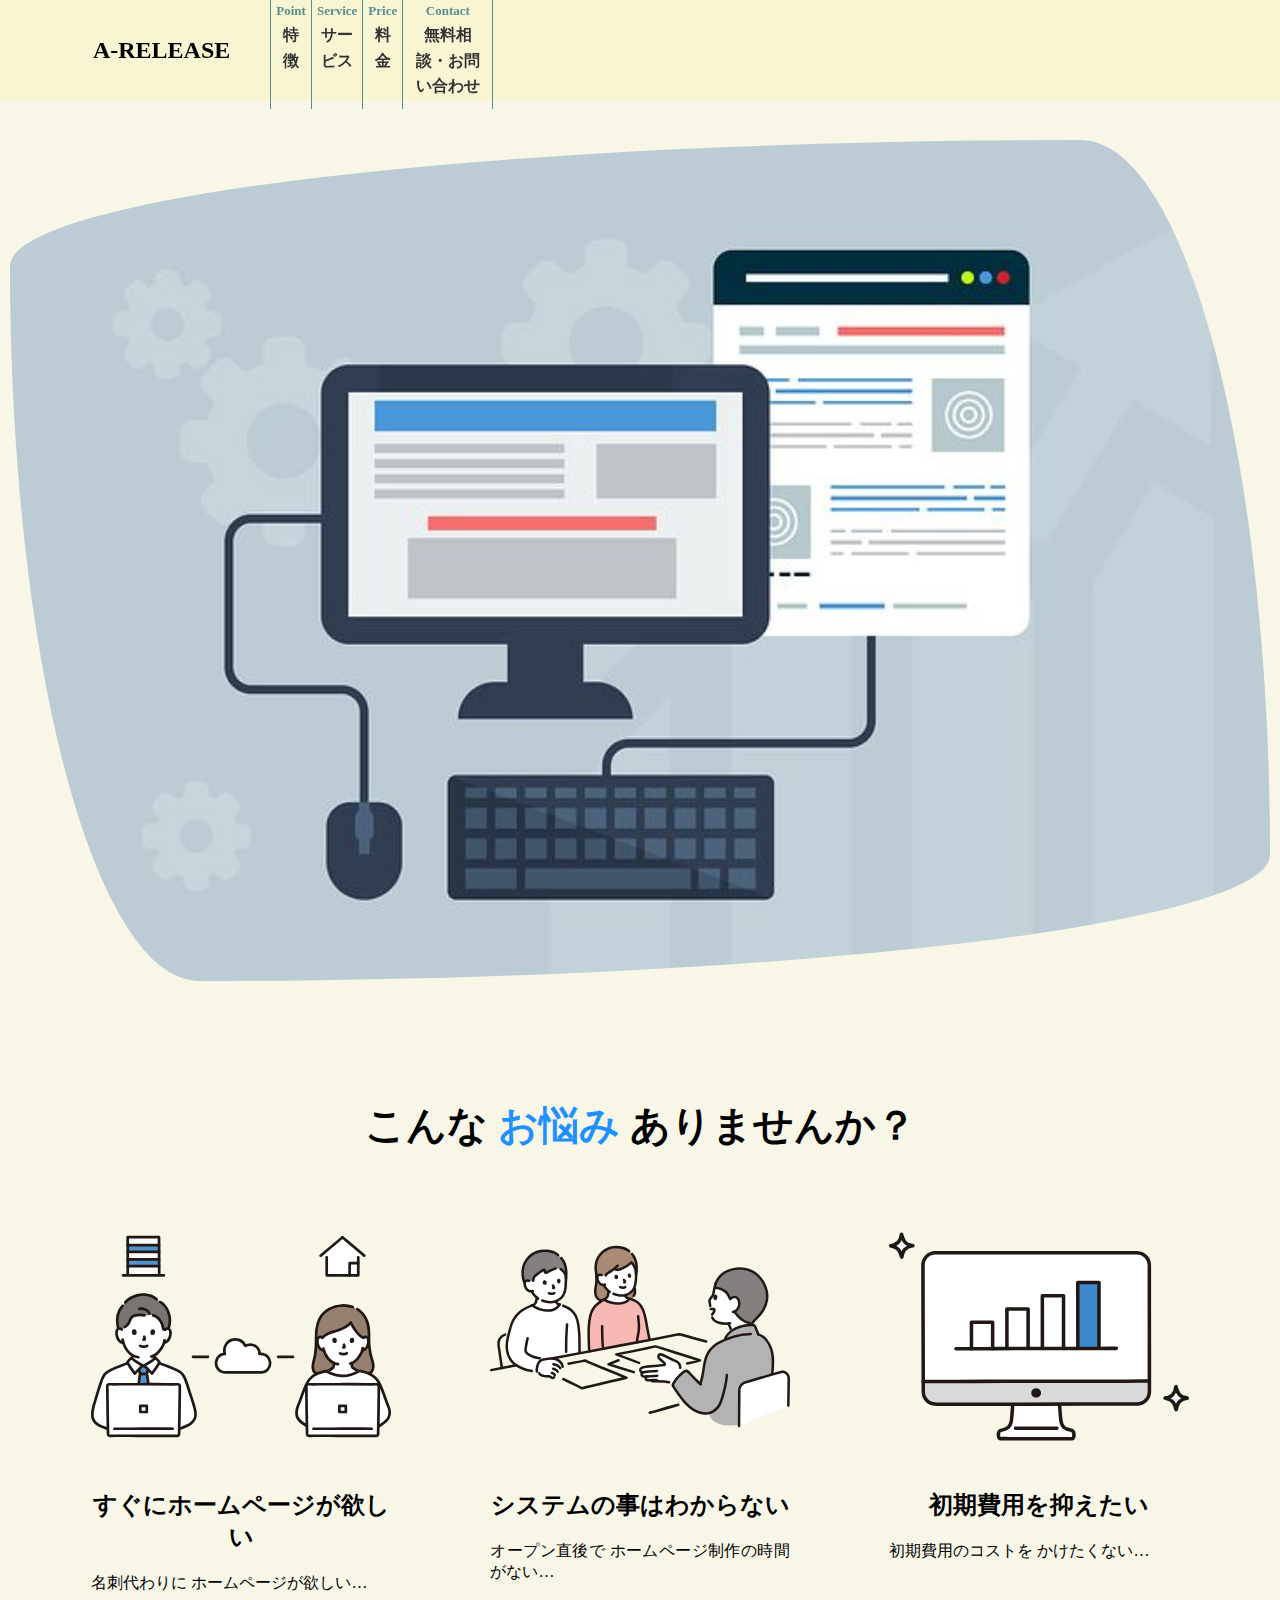
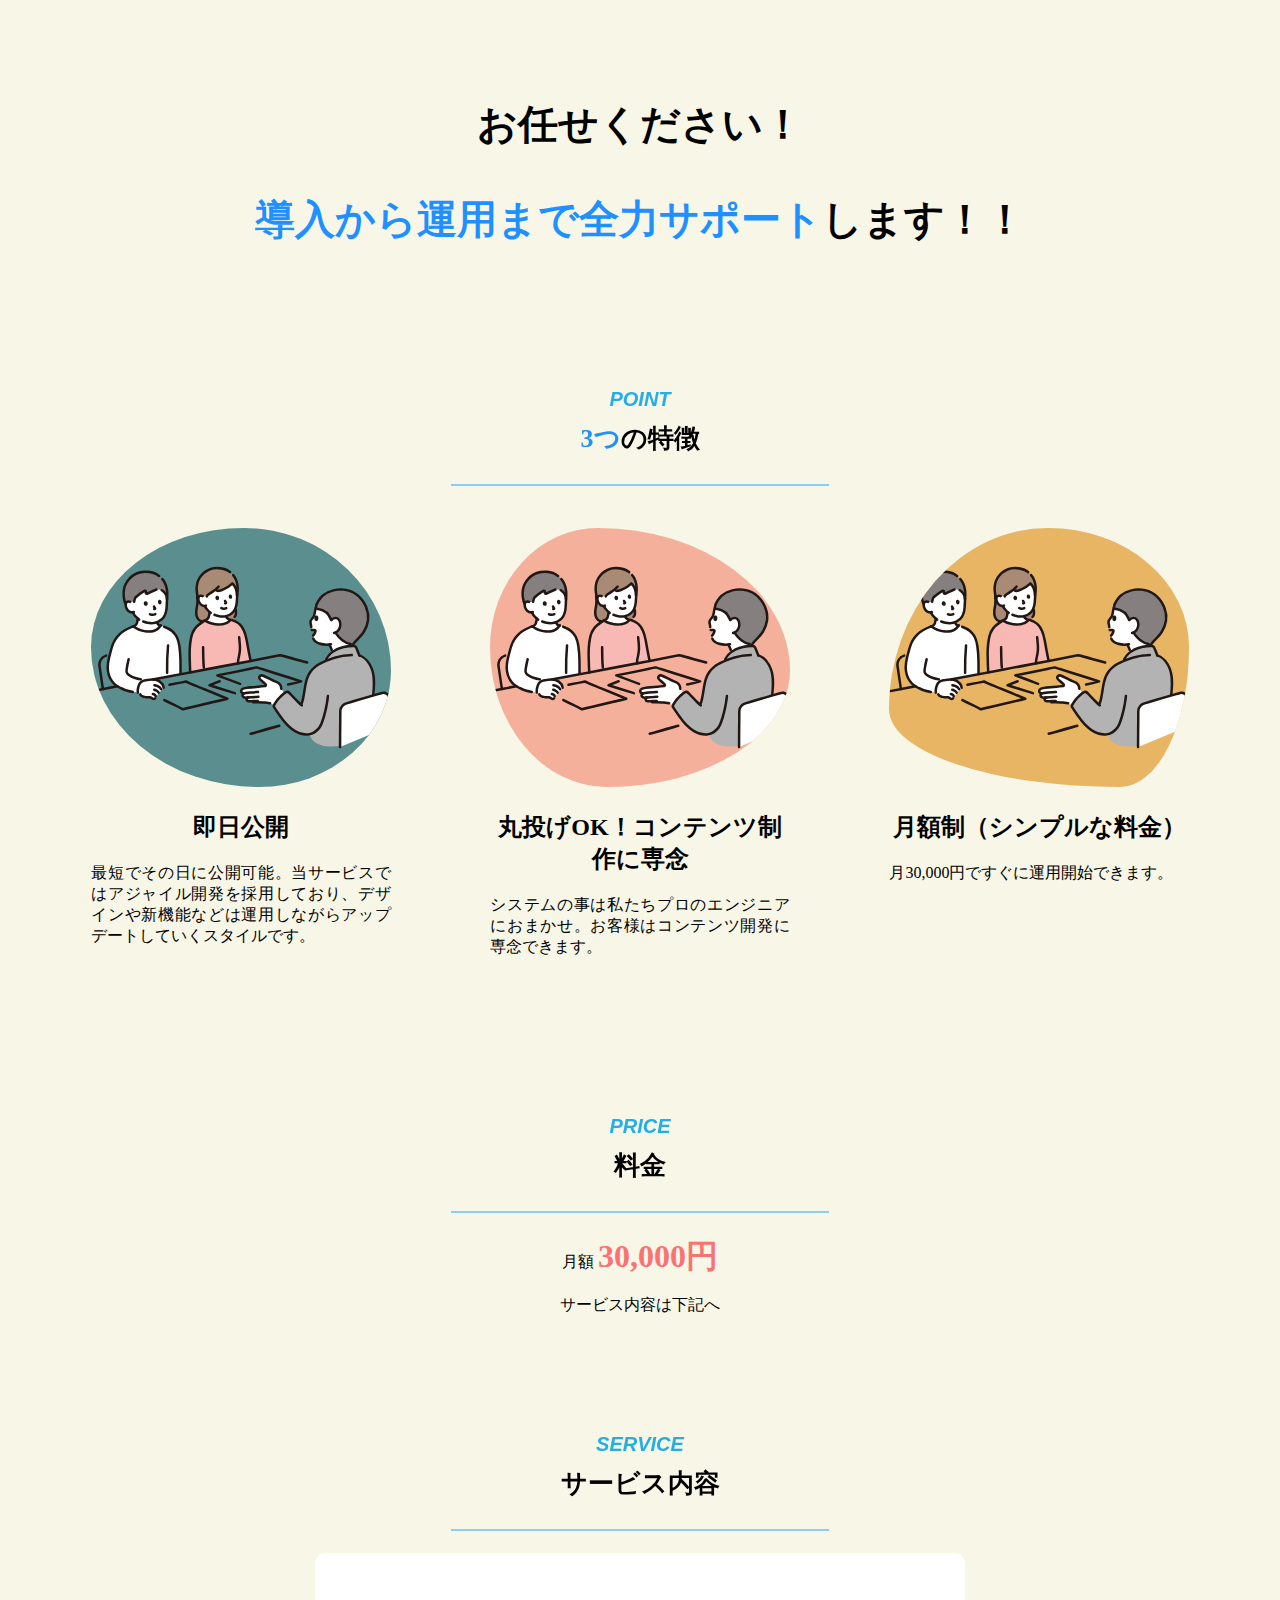
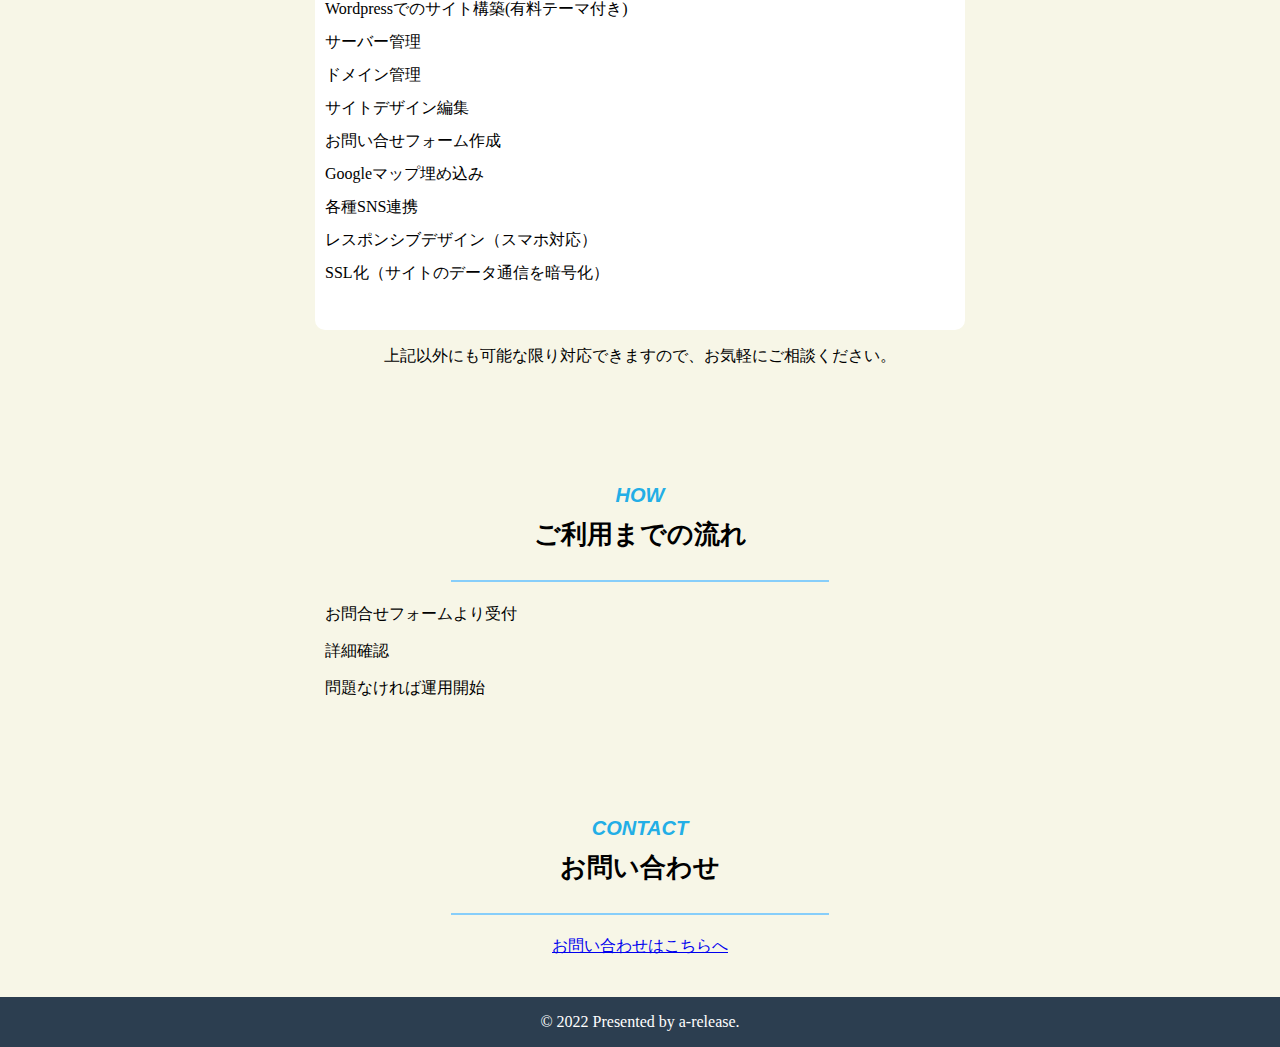
<file: index.html>
<!DOCTYPE html>
<html lang="en">
  <head>
    <meta charset="UTF-8" />
    <meta http-equiv="X-UA-Compatible" content="IE=edge" />
    <link rel="stylesheet" href="style.css" />
    <meta name="viewport" content="width=device-width, initial-scale=1.0" />
    <title>A-RELEASE/フルコミット型WEB開発サービス</title>
  </head>
  <body>
    <header>
      <div class="fixed">
        <h1>A-RELEASE</h1>

        <nav aria-label="サイト内メニュー">
          <ul>
            <li>
              <a href="#point"><span>Point</span>特徴</a>
            </li>
            <li>
              <a href="#service"><span>Service</span>サービス</a>
            </li>
            <li>
              <a href="#price"><span>Price</span>料金</a>
            </li>
            <li>
              <a href="#contact"><span>Contact</span>無料相談・お問い合わせ</a>
            </li>
          </ul>
        </nav>
      </div>
    </header>

    <main>
      <section id="top">
        <img src="public/top.jpg" alt="top" width="100%" />
      </section>

      <section id="issue">
        <h2 class="text-center font-header">
          こんな <span class="font-strong">お悩み</span> ありませんか？
        </h2>
        <div class="flex">
          <div class="card">
            <img
              src="public/10876_color.svg"
              alt=""
              width="100%"
              height="259"
            />
            <h2>すぐにホームページが欲しい</h2>
            <p>名刺代わりに ホームページが欲しい…</p>
          </div>

          <div class="card">
            <img
              src="public/11755_color.svg"
              alt=""
              width="100%"
              height="259"
            />
            <h2>システムの事はわからない</h2>
            <p>オープン直後で ホームページ制作の時間がない…</p>
          </div>

          <div class="card">
            <img src="public/9161_color.svg" alt="" width="100%" height="259" />
            <h2>初期費用を抑えたい</h2>
            <p>初期費用のコストを かけたくない…</p>
          </div>
        </div>
        <div class="text-center font-header">
          <p>お任せください！</p>
          <p>
            <span class="font-strong">導入から運用まで全力サポート</span
            >します！！
          </p>
        </div>
      </section>

      <section id="point">
        <h2 class="heading" data-en="Point">
          <span class="font-strong">3つ</span>の特徴
        </h2>

        <div class="flex">
          <div class="card first">
            <img
              src="public/11755_color.svg"
              alt=""
              width="100%"
              height="259"
            />

            <h2>即日公開</h2>
            <p>
              最短でその日に公開可能。当サービスではアジャイル開発を採用しており、デザインや新機能などは運用しながらアップデートしていくスタイルです。
            </p>
          </div>
          <div class="card second">
            <img
              src="public/11755_color.svg"
              alt=""
              width="100%"
              height="259"
            />
            <h2>丸投げOK！コンテンツ制作に専念</h2>
            <p>
              システムの事は私たちプロのエンジニアにおまかせ。お客様はコンテンツ開発に専念できます。
            </p>
          </div>
          <div class="card third">
            <img
              src="public/11755_color.svg"
              alt=""
              width="100%"
              height="259"
            />
            <h2>月額制（シンプルな料金）</h2>
            <p>月30,000円ですぐに運用開始できます。</p>
          </div>
        </div>
      </section>

      <section id="price">
        <h2 class="heading" data-en="Price">料金</h2>
        <div>
          <p>月額 <strong>30,000円</strong></p>
          <p>サービス内容は下記へ</p>
        </div>
      </section>

      <section id="service">
        <h2 class="heading" data-en="Service">サービス内容</h2>

        <ul>
          <li>Wordpressでのサイト構築(有料テーマ付き)</li>
          <li>サーバー管理</li>
          <li>ドメイン管理</li>
          <li>サイトデザイン編集</li>
          <li>お問い合せフォーム作成</li>
          <li>Googleマップ埋め込み</li>
          <li>各種SNS連携</li>
          <li>レスポンシブデザイン（スマホ対応）</li>
          <li>SSL化（サイトのデータ通信を暗号化）</li>
        </ul>

        <p>上記以外にも可能な限り対応できますので、お気軽にご相談ください。</p>
      </section>

      <section id="How">
        <h2 class="heading" data-en="How">ご利用までの流れ</h2>
        <div>
          <p>お問合せフォームより受付</p>
          <p>詳細確認</p>
          <p>問題なければ運用開始</p>
        </div>
      </section>

      <section id="contact">
        <h2 class="heading" data-en="Contact">お問い合わせ</h2>
        <a
          href="http://a-release.main.jp/blog/%e3%81%8a%e5%95%8f%e3%81%84%e5%90%88%e3%82%8f%e3%81%9b/"
          >お問い合わせはこちらへ</a
        >
      </section>
    </main>

    <footer><p>© 2022 Presented by a-release.</p></footer>
  </body>
</html>
</file>
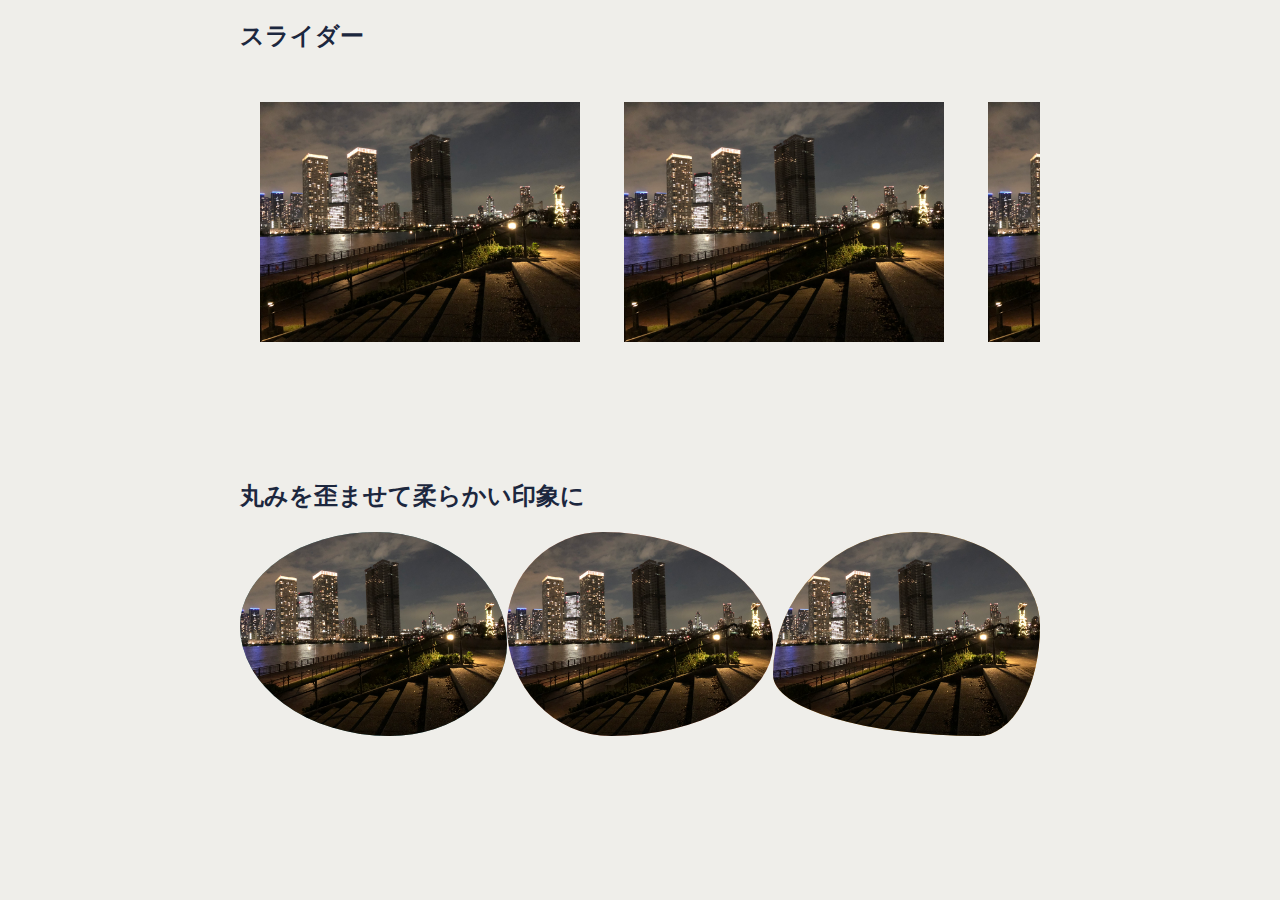
<file: component/index.html>
<!DOCTYPE html>
<html lang="en">
  <head>
    <meta charset="UTF-8" />
    <meta name="viewport" content="width=device-width, initial-scale=1.0" />
    <link rel="stylesheet" href="component.css" />
    <title>Component</title>
  </head>
  <body>
    <article>
      <h2>スライダー</h2>

      <div class="slider">
        <div class="item">
          <img
            src="../public/IMG_2799.JPG"
            alt="横を向く女性の写真"
            width="100"
            height="100"
          />
        </div>
        <div class="item">
          <img
            src="../public/IMG_2799.JPG"
            alt="横を向く女性の写真"
            width="100"
            height="100"
          />
        </div>
        <div class="item">
          <img
            src="../public/IMG_2799.JPG"
            alt="横を向く女性の写真"
            width="100"
            height="100"
          />
        </div>
        <div class="item">
          <img
            src="../public/IMG_2799.JPG"
            alt="横を向く女性の写真"
            width="100"
            height="100"
          />
        </div>
      </div>
    </article>

    <article>
      <h2>丸みを歪ませて柔らかい印象に</h2>
      <div class="soft-inpuletion">
        <div class="first">
          <img
            src="../public/IMG_2799.JPG"
            alt="横を向く女性の写真"
            width="100"
            height="100"
          />
        </div>

        <div class="second">
          <img
            src="../public/IMG_2799.JPG"
            alt="横を向く女性の写真"
            width="100"
            height="100"
          />
        </div>

        <div class="third">
          <img
            src="../public/IMG_2799.JPG"
            alt="横を向く女性の写真"
            width="100"
            height="100"
          />
        </div>
      </div>
    </article>
  </body>
</html>
</file>
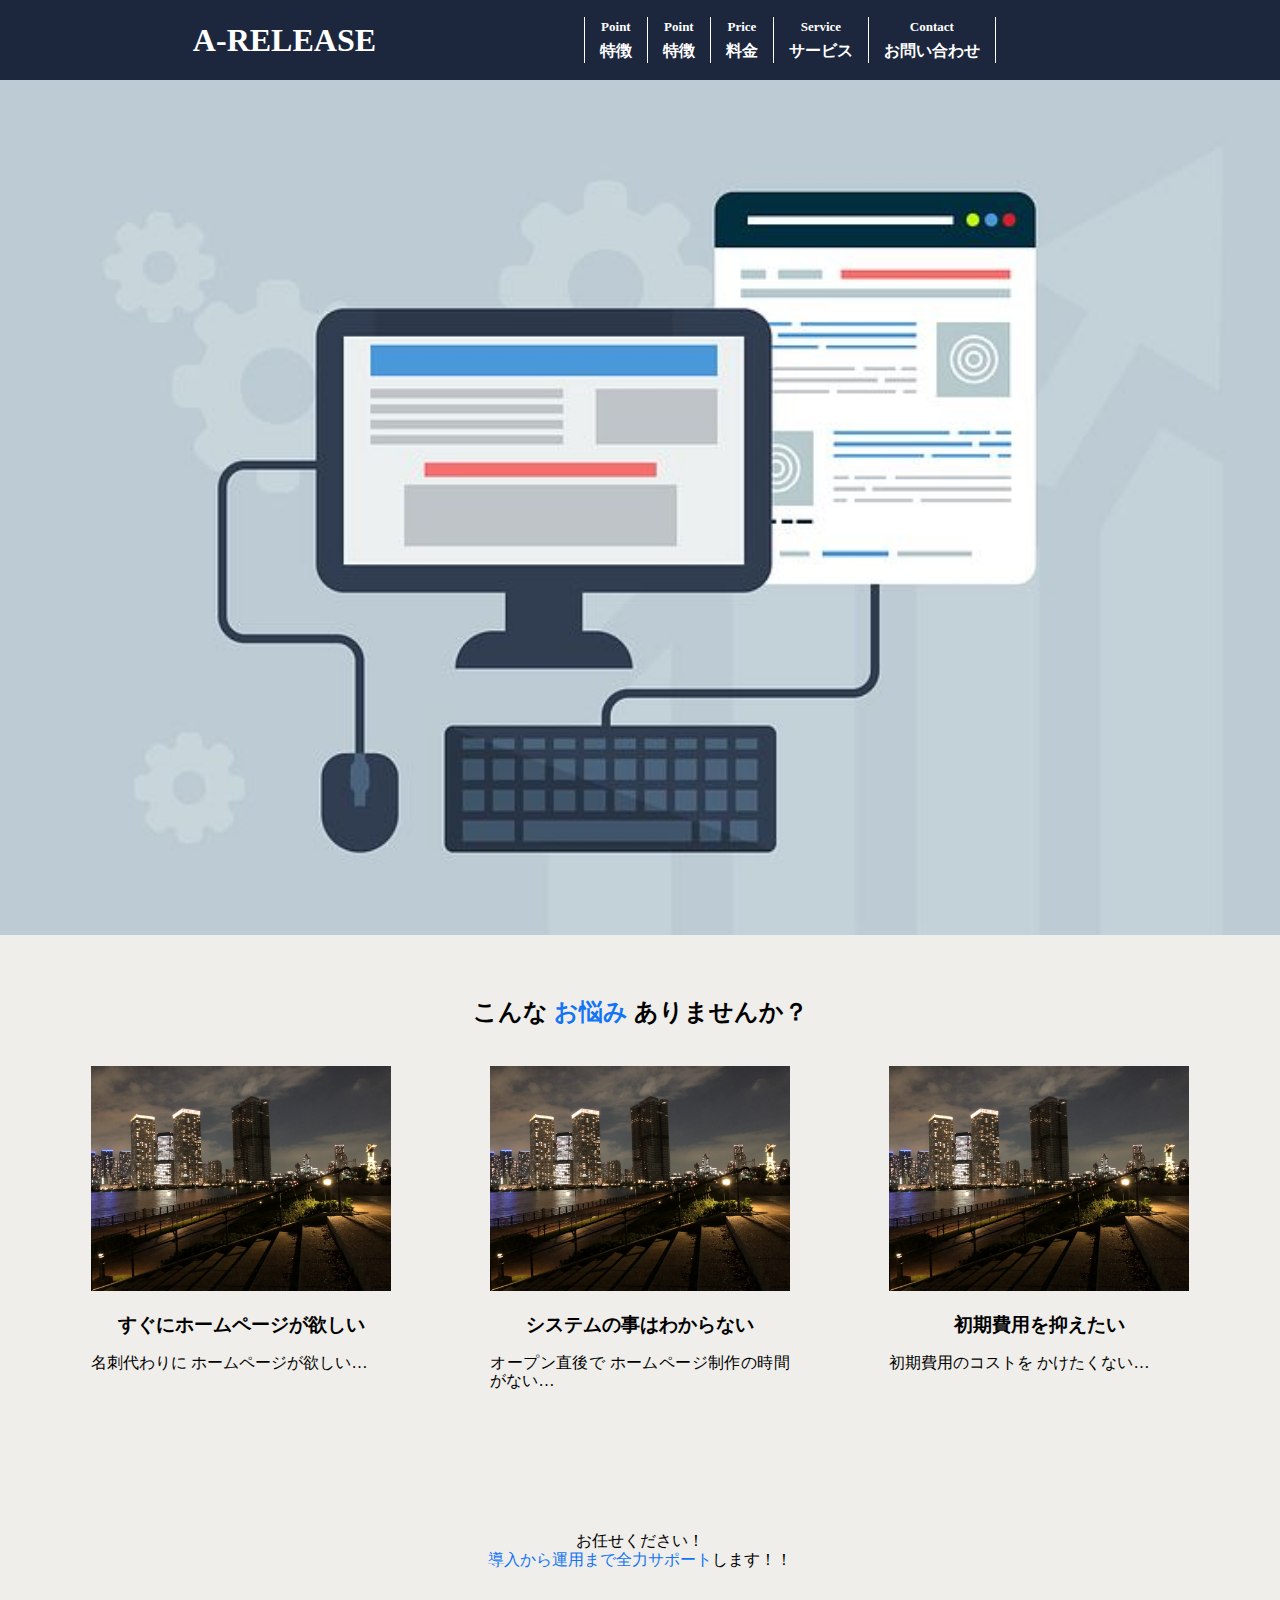
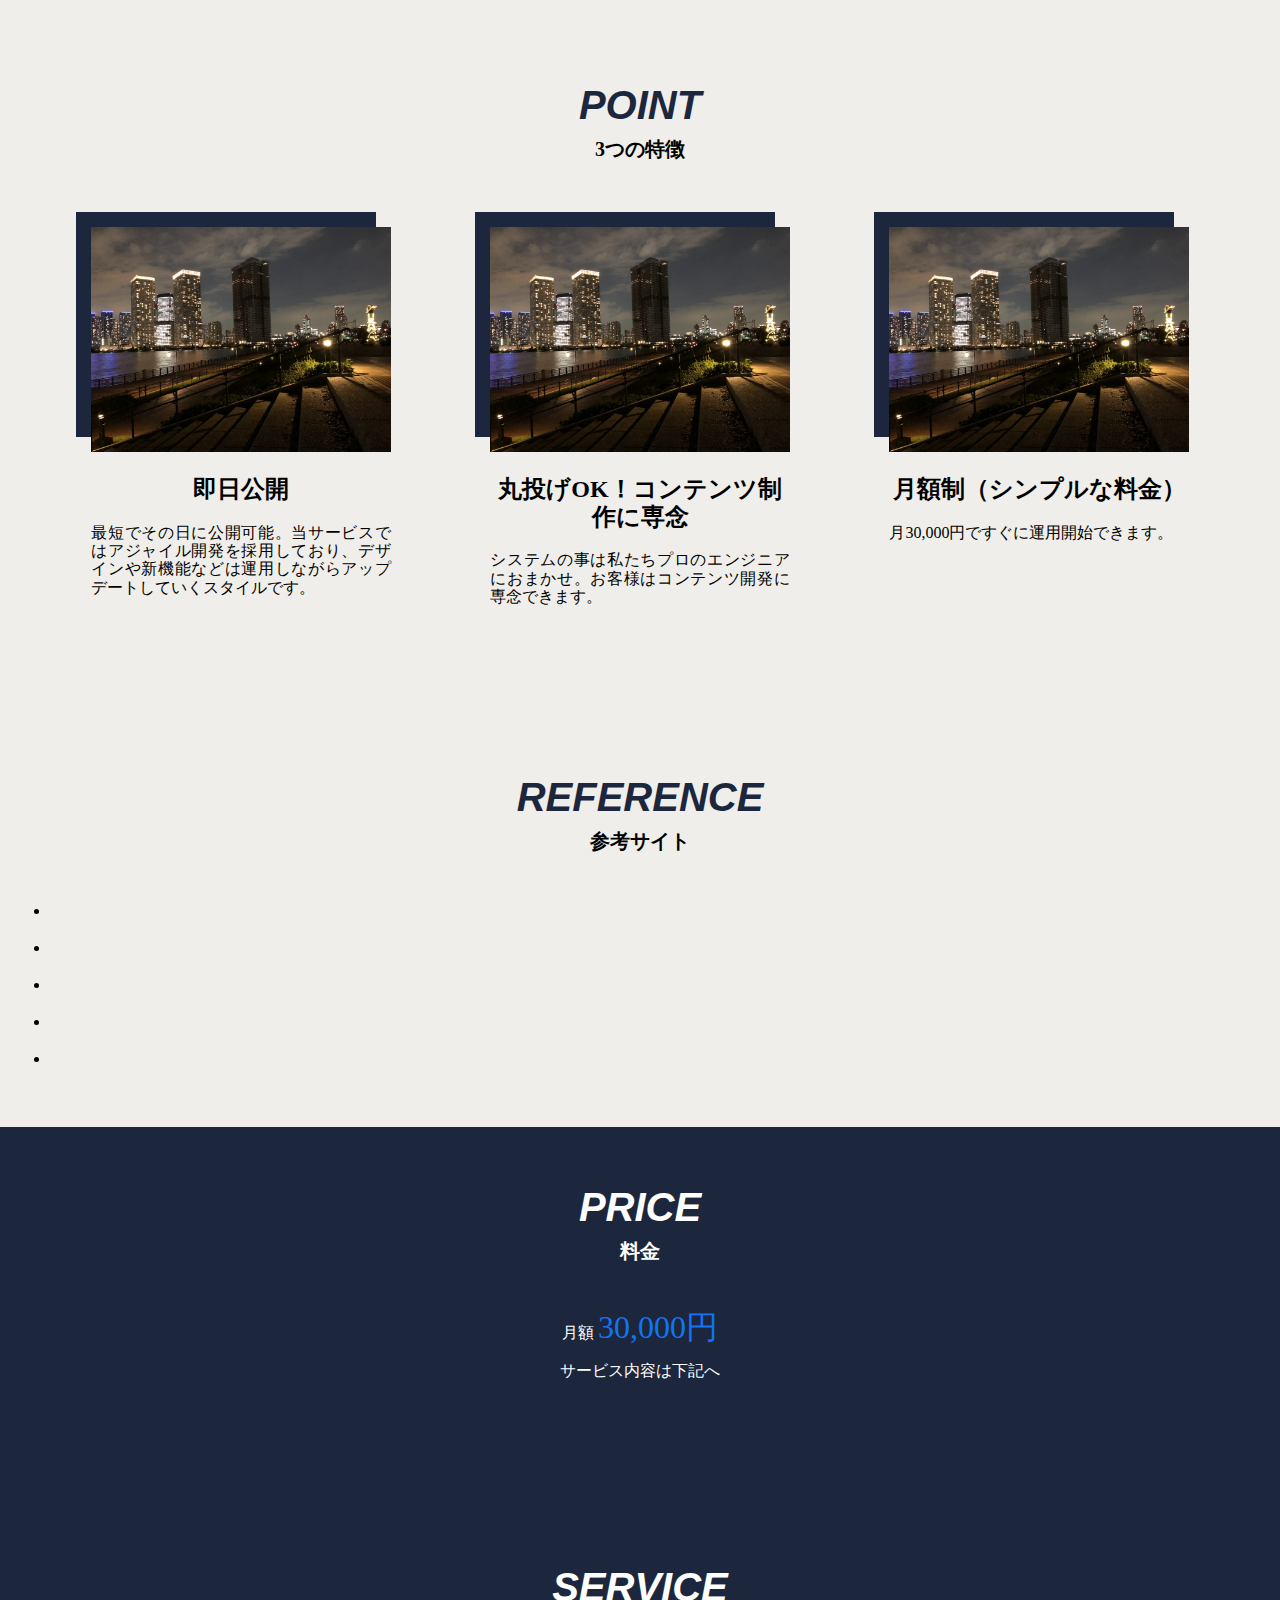
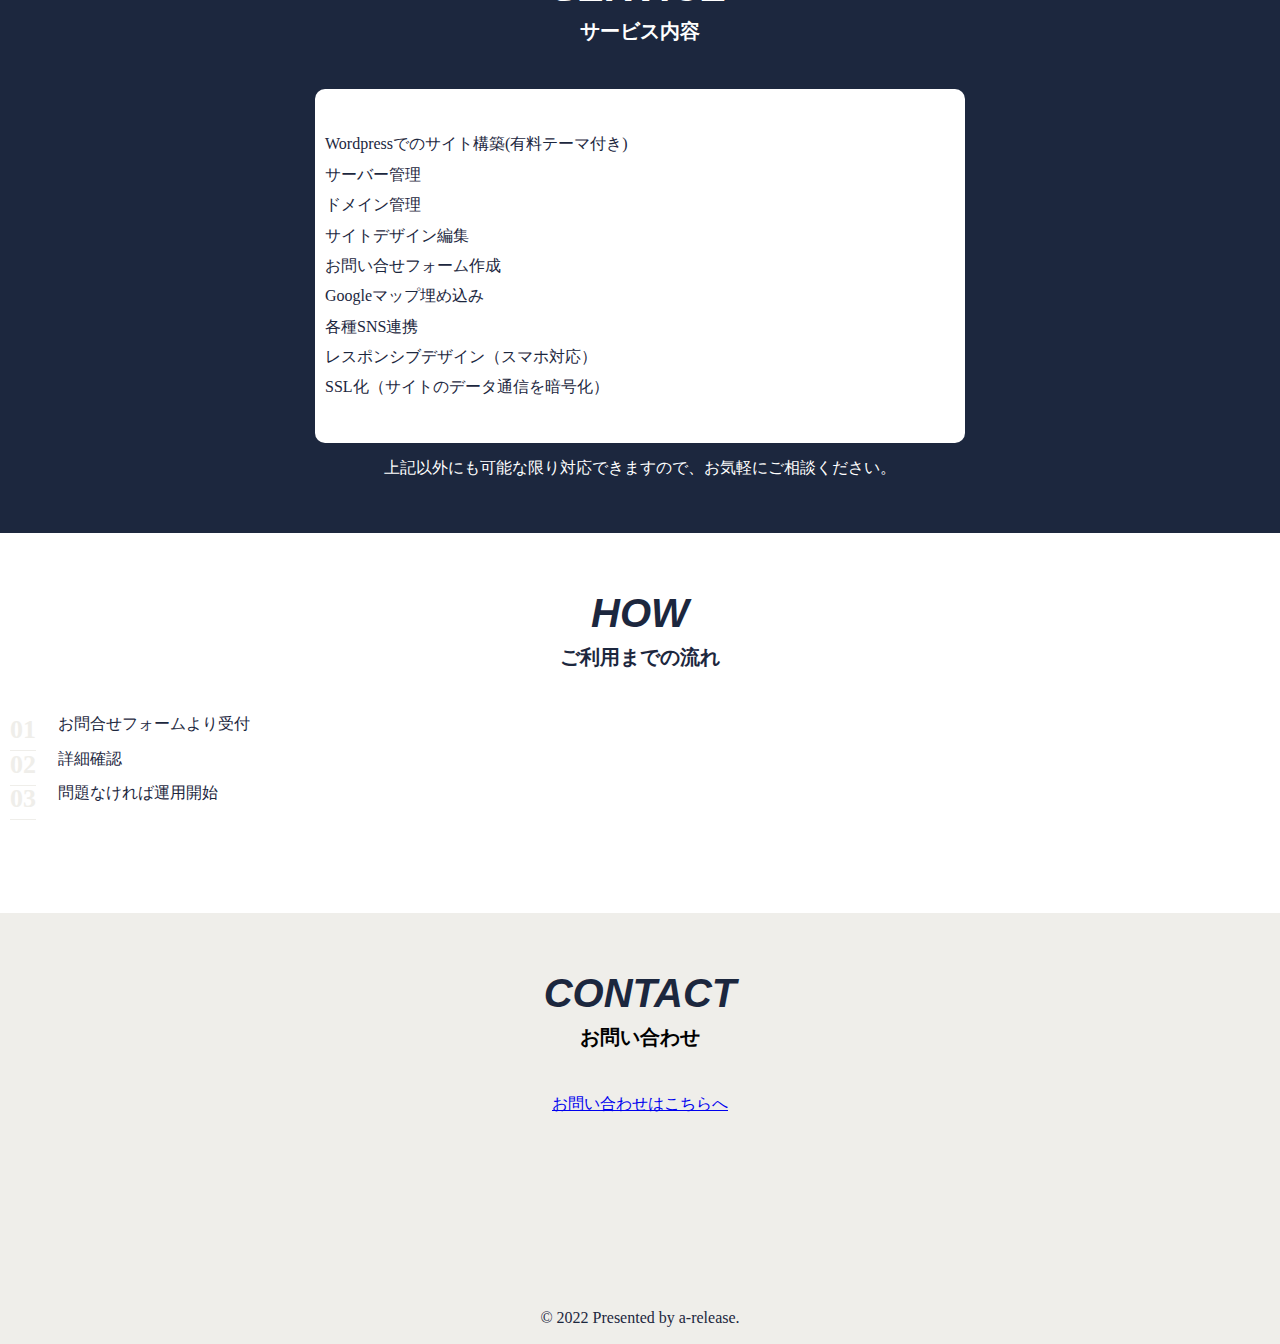
<file: test.html>
<!DOCTYPE html>
<html lang="en">
  <head>
    <meta charset="UTF-8" />
    <meta http-equiv="X-UA-Compatible" content="IE=edge" />
    <link rel="stylesheet" href="test.css" />
    <meta name="viewport" content="width=device-width, initial-scale=1.0" />
    <title>A-RELEASE/フルコミット型WEB開発サービス</title>
  </head>
  <body>
    <header>
      <div class="fixed">
        <h1>A-RELEASE</h1>

        <nav aria-label="サイト内メニュー">
          <ul>
            <li>
              <a href="#point"><span>Point</span>特徴</a>
            </li>
            <li>
              <a href="#point"><span>Point</span>特徴</a>
            </li>
            <li>
              <a href="#price"><span>Price</span>料金</a>
            </li>
            <li>
              <a href="#service"><span>Service</span>サービス</a>
            </li>
            <li>
              <a href="#contact"><span>Contact</span>お問い合わせ</a>
            </li>
          </ul>
        </nav>
      </div>
    </header>

    <main>
      <section id="top">
        <img src="public/top.jpg" alt="top" width="100%" />
      </section>

      <section id="issue">
        <h2>こんな <span>お悩み</span> ありませんか？</h2>
        <div class="flex">
          <div class="card">
            <img src="public/image.webp" alt="" width="100%" />
            <h3>すぐにホームページが欲しい</h3>
            <p>名刺代わりに ホームページが欲しい…</p>
          </div>

          <div class="card">
            <img src="public/image.webp" alt="" width="100%" />
            <h3>システムの事はわからない</h3>
            <p>オープン直後で ホームページ制作の時間がない…</p>
          </div>

          <div class="card">
            <img src="public/image.webp" alt="" width="100%" />
            <h3>初期費用を抑えたい</h3>
            <p>初期費用のコストを かけたくない…</p>
          </div>
        </div>

        <p>
          お任せください！<br />
          <span>導入から運用まで全力サポート</span>します！！
        </p>
      </section>

      <section id="point">
        <h2 class="heading" data-en="Point">
          <span class="font-strong">3つ</span>の特徴
        </h2>

        <div class="flex">
          <div class="card first">
            <img src="public/image.webp" alt="" width="100%" />

            <h2>即日公開</h2>
            <p>
              最短でその日に公開可能。当サービスではアジャイル開発を採用しており、デザインや新機能などは運用しながらアップデートしていくスタイルです。
            </p>
          </div>
          <div class="card second">
            <img src="public/image.webp" alt="" width="100%" />
            <h2>丸投げOK！コンテンツ制作に専念</h2>
            <p>
              システムの事は私たちプロのエンジニアにおまかせ。お客様はコンテンツ開発に専念できます。
            </p>
          </div>
          <div class="card third">
            <img src="public/image.webp" alt="" width="100%" />
            <h2>月額制（シンプルな料金）</h2>
            <p>月30,000円ですぐに運用開始できます。</p>
          </div>
        </div>
      </section>

      <section id="reference">
        <h2 class="heading" data-en="Reference">参考サイト</h2>
        <ul>
          <li>
            <h3></h3>
            <p></p>
          </li>
          <li>
            <h3></h3>
            <p></p>
          </li>
          <li>
            <h3></h3>
            <p></p>
          </li>
          <li>
            <h3></h3>
            <p></p>
          </li>
          <li>
            <h3></h3>
            <p></p>
          </li>
        </ul>
      </section>

      <section id="price">
        <h2 class="heading" data-en="Price">料金</h2>
        <div>
          <p>月額 <span>30,000円</span></p>
          <p>サービス内容は下記へ</p>
        </div>
      </section>

      <section id="service">
        <h2 class="heading" data-en="Service">サービス内容</h2>

        <ul>
          <li>Wordpressでのサイト構築(有料テーマ付き)</li>
          <li>サーバー管理</li>
          <li>ドメイン管理</li>
          <li>サイトデザイン編集</li>
          <li>お問い合せフォーム作成</li>
          <li>Googleマップ埋め込み</li>
          <li>各種SNS連携</li>
          <li>レスポンシブデザイン（スマホ対応）</li>
          <li>SSL化（サイトのデータ通信を暗号化）</li>
        </ul>

        <p>上記以外にも可能な限り対応できますので、お気軽にご相談ください。</p>
      </section>

      <section id="How">
        <h2 class="heading" data-en="How">ご利用までの流れ</h2>
        <div class="flow">
          <p data-number="01"><span>お問合せフォームより受付</span></p>
          <p data-number="02"><span>詳細確認</span></p>
          <p data-number="03"><span>問題なければ運用開始</span></p>
        </div>
      </section>

      <section id="contact">
        <h2 class="heading" data-en="Contact">お問い合わせ</h2>
        <a
          href="http://a-release.main.jp/blog/%e3%81%8a%e5%95%8f%e3%81%84%e5%90%88%e3%82%8f%e3%81%9b/"
          >お問い合わせはこちらへ</a
        >
      </section>
    </main>

    <footer><p>© 2022 Presented by a-release.</p></footer>
  </body>
</html>
</file>
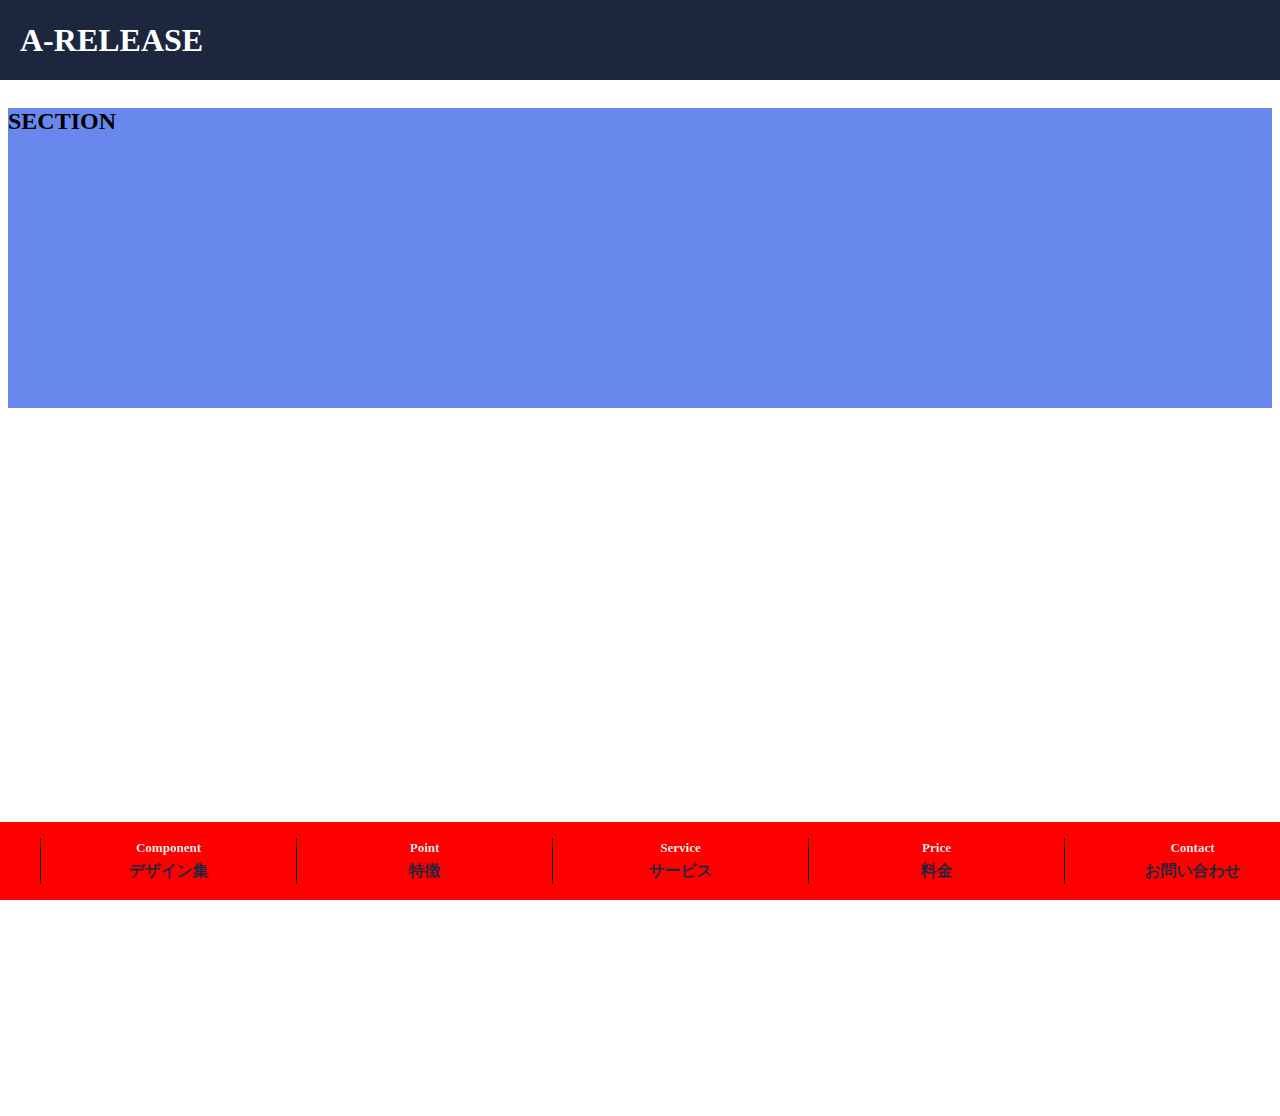
<file: test2.html>
<!DOCTYPE html>
<html lang="en">
  <head>
    <meta charset="UTF-8" />
    <meta http-equiv="X-UA-Compatible" content="IE=edge" />
    <link rel="stylesheet" href="test2.css" />
    <meta name="viewport" content="width=device-width, initial-scale=1.0" />
    <title>A-RELEASE/フルコミット型WEB開発サービス</title>
  </head>
  <body>
    <header>
      <h1>A-RELEASE</h1>

      <nav aria-label="サイト内メニュー">
        <ul>
          <li>
            <a href="/component"><span>Component</span>デザイン集</a>
          </li>
          <li>
            <a href="#point"><span>Point</span>特徴</a>
          </li>
          <li>
            <a href="#service"><span>Service</span>サービス</a>
          </li>
          <li>
            <a href="#price"><span>Price</span>料金</a>
          </li>
          <li>
            <a href="#contact"><span>Contact</span>お問い合わせ</a>
          </li>
        </ul>
      </nav>
    </header>

    <main>
      <section>
        <h2>SECTION</h2>
      </section>
    </main>
  </body>
</html>
</file>
<file: style.css>
.mx-auto {
  margin: 0 auto;
}

.theme-color-font {
  color: lightskyblue;
}
.theme-color-background {
  background-color: lightskyblue;
}

body {
  margin: 0px;
  width: 100%;
  font-family: "ヒラギノ丸ゴ Pro W4", "ヒラギノ丸ゴ Pro",
    "Hiragino Maru Gothic Pro", "ヒラギノ角ゴ Pro W3",
    "Hiragino Kaku Gothic Pro", "HG丸ｺﾞｼｯｸM-PRO", "HGMaruGothicMPRO";
}

section {
  background-color: #f7f6e7;
  padding: 40px 10px;
  text-align: center;
}

.text-center {
  text-align: center;
}

.font-strong {
  color: dodgerblue;
}

/* 見出し */
.font-header {
  font-weight: bold;
  font-size: 40px;
}

footer {
  background: #2c3e50;
  color: white;
  display: flex;
  justify-content: center;
}

@media screen and (min-width: 481px) {
  .flex {
    margin: 0 auto;
    width: 95%;
    display: flex;
    justify-content: space-between;
  }
}

/* --------- カードデザイン ---------*/

.card {
  padding: 20px;
  border-radius: 10px;
  margin: 0 auto 20px auto;
  width: 70%;
  min-height: 410px;
}

.card p {
  text-align: justify;
}

@media screen and (min-width: 481px) {
  .card {
    width: 25%;
  }
  .card img {
    width: 100%;
  }
}

/* ---------- header ---------- */
header {
  height: 100px;
  padding: 0 30px;
  background: #f8f6d2;
}

header h1 {
  font-size: x-large;
  font-weight: bold;
}

header .fixed {
  display: flex;
  align-items: center;
  justify-content: center;
  position: fixed;
  top: 0;
  height: 100px;
  background: rgba(0, 0, 0, 0);
}

header nav {
  display: none;
}

@media screen and (min-width: 481px) {
  header img {
    width: 50%;
  }

  header nav {
    display: block;
    width: 50%;
  }

  header ul {
    display: flex;
    justify-content: flex-end;
    list-style: none;
  }

  header li {
    border-left: 1px solid #5b8f8f;
  }

  header li:last-child {
    border-right: 1px solid #5b8f8f;
  }

  header li a {
    display: flex;
    flex-direction: column;
    padding: 10px 5px;
    color: #333;
    font-size: 16px;
    font-weight: 700;
    text-align: center;
    text-decoration: none;
    line-height: 1.6;
  }

  header li a span {
    color: #5b8f8f;
    font-size: 13px;
  }
}

/* ---------- 見出し ---------- */
.heading {
  position: relative;
  padding-bottom: 30px;
  font-size: 26px;
  text-align: center;
  background-image: linear-gradient(
    90deg,
    rgba(0 0 0 / 0) 0%,
    rgba(0 0 0 / 0) 35%,
    lightskyblue 35%,
    lightskyblue 65%,
    rgba(0 0 0 / 0) 65%,
    rgba(0 0 0 / 0) 100%
  );
  background-size: 100% 2px;
  background-repeat: no-repeat;
  background-position: center bottom;
}

.heading::before {
  content: attr(data-en);
  display: block;
  margin-bottom: 10px;
  color: rgb(35, 174, 230);
  font-size: 20px;
  font-style: italic;
  font-family: "Montserrat", sans-serif;
  text-transform: uppercase;
}

/* ---------- Top ---------- */
#top img {
  border-radius: 85% 15% 85% 15% / 15% 85% 15% 85%;
}
/* ---------- Point ---------- */
#point .first img {
  background: #5b8f8f;
  border-radius: 51% 49% 44% 56% / 46% 55% 45% 54%;
}

#point .second img {
  background: #f5b09b;
  border-radius: 36% 64% 61% 39% / 46% 55% 45% 54%;
}

#point .third img {
  background: #e7b564;
  border-radius: 53% 47% 23% 77% / 70% 46% 54% 30%;
}

@media screen and (min-width: 481px) {
}

/* ---------- service ---------- */
#service ul {
  border-radius: 10px;
  background-color: white;
  padding: 40px 10px;
}
#service li {
  list-style: none;
  color: black;
  text-align: start;
}

@media screen and (min-width: 481px) {
  #service ul {
    margin: 0 auto;
    width: 50%;
  }
  #service li {
    padding: 6px 0;
  }
}

/* ---------- Price ---------- */

#price strong {
  color: rgb(249, 115, 115);
  font-size: xx-large;
}

/* ---------- How ---------- */
#How div {
  width: 50%;
  margin: 0 auto;
}
#How p {
  text-align: start;
}
</file>
<file: component/component.css>
:root {
  --main-color-1: #1c273e;
  --main-color-2: #efeeea;
}

body {
  color: var(--main-color-1);
  background: var(--main-color-2);
  max-width: 800px;
  margin: 0 auto;
}

article {
  margin-bottom: 104px;
}

.slider {
  scroll-snap-type: x mandatory;
  margin: 0 auto;
  padding: 30px 0;
  max-width: 800px;
  white-space: nowrap;
  overflow-x: scroll;
}

.slider .item {
  scroll-snap-align: center;
  display: inline-block;
  margin: 0 20px;
  width: 40%;
  white-space: normal;
  background-color: #9f2626;
  overflow: hidden;
}

.slider img {
  display: block;
  width: 100%;
  height: auto;
}

.soft-inpuletion {
  width: 100%;
  display: flex;
  justify-content: space-around;
}
.soft-inpuletion .first img {
  background: #5b8f8f;
  border-radius: 51% 49% 44% 56% / 46% 55% 45% 54%;
}

.soft-inpuletion .second img {
  background: #f5b09b;
  border-radius: 36% 64% 61% 39% / 46% 55% 45% 54%;
}

.soft-inpuletion .third img {
  background: #e7b564;
  border-radius: 53% 47% 23% 77% / 70% 46% 54% 30%;
}

@media screen and (min-width: 481px) {
  .soft-inpuletion img {
    width: 100%;
    height: 100%;
  }
}
</file>
<file: test2.css>
:root {
  --main-white: #ffffff;
  --main-gray: #efeeea;
  --main-navy: #1c273e;
}

main {
  height: 1000px;
}

section {
  height: 300px;
  background: rgb(105, 136, 238);
}

body {
  padding-top: 80px;
  font-family: "ヒラギノ丸ゴ Pro W4", "ヒラギノ丸ゴ Pro",
    "Hiragino Maru Gothic Pro", "ヒラギノ角ゴ Pro W3",
    "Hiragino Kaku Gothic Pro", "HG丸ｺﾞｼｯｸM-PRO", "HGMaruGothicMPRO";
}

/* ---------- header ---------- */
header {
  color: var(--main-white);
  height: 80px;
  position: fixed;
  background: var(--main-navy);
  top: 0;
  left: 0;
  right: 0;
  display: flex;
  align-items: center;
  justify-content: center;
  padding: 0 20px;
}

header h1 {
  min-width: 200px;
}

header nav {
  display: block;
  position: fixed;
  bottom: 0;
  left:0;
  right: 0;
  background: red;
  text-align: center;
}
header ul {
  display: flex;
  list-style: none;
  justify-content: space-between;
  width: 100%;
  overflow-x: auto;
}

header li{
  flex:0 0 auto;
  width: 20%;
}

header li a {
  display: flex;
  flex-direction: column;
  color: var(--main-navy);
  font-weight: 700;
  text-align: center;
  text-decoration: none;
  line-height: 1.6;
  border-left: 1px black solid;
}

header li a span {
  color: var(--main-gray);
  font-size: 13px;
}

@media screen and (min-width: 481px) {
  header {
    justify-content: start;
  }
  
/* 
@media screen and (min-width: 481px) {
  header nav {
    display: block;
    bottom: 0;
    left: 0;
    right: 0;

    z-index: 5;
  }

  header ul {
    display: flex;
    justify-content: flex-end;
    list-style: none;
  }

  header li {
    border-left: 1px solid #5b8f8f;
  }

  header li:last-child {
    border-right: 1px solid #5b8f8f;
  }

  header li a {
    display: flex;
    flex-direction: column;
    color: #333;
    font-size: 16px;
    font-weight: 700;
    text-align: center;
    text-decoration: none;
    line-height: 1.6;
  }

  header li a span {
    color: #5b8f8f;
    font-size: 13px;
  }
} */
</file>
<file: test.css>
/* ----------------------- リセット --------------------------*/

/*! normalize.css v8.0.1 | MIT License | github.com/necolas/normalize.css */

/* Document
   ========================================================================== */

/**
 * 1. Correct the line height in all browsers.
 * 2. Prevent adjustments of font size after orientation changes in iOS.
 */

html {
  
  line-height: 1.15; /* 1 */
  -webkit-text-size-adjust: 100%; /* 2 */
}

/* Sections
   ========================================================================== */

/**
 * Remove the margin in all browsers.
 */

body {
  margin: 0;
}

/**
 * Render the `main` element consistently in IE.
 */

main {
  display: block;
}

/**
 * Correct the font size and margin on `h1` elements within `section` and
 * `article` contexts in Chrome, Firefox, and Safari.
 */

h1 {
  font-size: 2em;
  margin: 0.67em 0;
}

/* Grouping content
   ========================================================================== */

/**
 * 1. Add the correct box sizing in Firefox.
 * 2. Show the overflow in Edge and IE.
 */

hr {
  box-sizing: content-box; /* 1 */
  height: 0; /* 1 */
  overflow: visible; /* 2 */
}

/**
 * 1. Correct the inheritance and scaling of font size in all browsers.
 * 2. Correct the odd `em` font sizing in all browsers.
 */

pre {
  font-family: monospace, monospace; /* 1 */
  font-size: 1em; /* 2 */
}

/* Text-level semantics
   ========================================================================== */

/**
 * Remove the gray background on active links in IE 10.
 */

a {
  background-color: transparent;
}

/**
 * 1. Remove the bottom border in Chrome 57-
 * 2. Add the correct text decoration in Chrome, Edge, IE, Opera, and Safari.
 */

abbr[title] {
  border-bottom: none; /* 1 */
  text-decoration: underline; /* 2 */
  text-decoration: underline dotted; /* 2 */
}

/**
 * Add the correct font weight in Chrome, Edge, and Safari.
 */

b,
strong {
  font-weight: bolder;
}

/**
 * 1. Correct the inheritance and scaling of font size in all browsers.
 * 2. Correct the odd `em` font sizing in all browsers.
 */

code,
kbd,
samp {
  font-family: monospace, monospace; /* 1 */
  font-size: 1em; /* 2 */
}

/**
 * Add the correct font size in all browsers.
 */

small {
  font-size: 80%;
}

/**
 * Prevent `sub` and `sup` elements from affecting the line height in
 * all browsers.
 */

sub,
sup {
  font-size: 75%;
  line-height: 0;
  position: relative;
  vertical-align: baseline;
}

sub {
  bottom: -0.25em;
}

sup {
  top: -0.5em;
}

/* Embedded content
   ========================================================================== */

/**
 * Remove the border on images inside links in IE 10.
 */

img {
  border-style: none;
}

/* Forms
   ========================================================================== */

/**
 * 1. Change the font styles in all browsers.
 * 2. Remove the margin in Firefox and Safari.
 */

button,
input,
optgroup,
select,
textarea {
  font-family: inherit; /* 1 */
  font-size: 100%; /* 1 */
  line-height: 1.15; /* 1 */
  margin: 0; /* 2 */
}

/**
 * Show the overflow in IE.
 * 1. Show the overflow in Edge.
 */

button,
input {
  /* 1 */
  overflow: visible;
}

/**
 * Remove the inheritance of text transform in Edge, Firefox, and IE.
 * 1. Remove the inheritance of text transform in Firefox.
 */

button,
select {
  /* 1 */
  text-transform: none;
}

/**
 * Correct the inability to style clickable types in iOS and Safari.
 */

button,
[type="button"],
[type="reset"],
[type="submit"] {
  -webkit-appearance: button;
}

/**
 * Remove the inner border and padding in Firefox.
 */

button::-moz-focus-inner,
[type="button"]::-moz-focus-inner,
[type="reset"]::-moz-focus-inner,
[type="submit"]::-moz-focus-inner {
  border-style: none;
  padding: 0;
}

/**
 * Restore the focus styles unset by the previous rule.
 */

button:-moz-focusring,
[type="button"]:-moz-focusring,
[type="reset"]:-moz-focusring,
[type="submit"]:-moz-focusring {
  outline: 1px dotted ButtonText;
}

/**
 * Correct the padding in Firefox.
 */

fieldset {
  padding: 0.35em 0.75em 0.625em;
}

/**
 * 1. Correct the text wrapping in Edge and IE.
 * 2. Correct the color inheritance from `fieldset` elements in IE.
 * 3. Remove the padding so developers are not caught out when they zero out
 *    `fieldset` elements in all browsers.
 */

legend {
  box-sizing: border-box; /* 1 */
  color: inherit; /* 2 */
  display: table; /* 1 */
  max-width: 100%; /* 1 */
  padding: 0; /* 3 */
  white-space: normal; /* 1 */
}

/**
 * Add the correct vertical alignment in Chrome, Firefox, and Opera.
 */

progress {
  vertical-align: baseline;
}

/**
 * Remove the default vertical scrollbar in IE 10+.
 */

textarea {
  overflow: auto;
}

/**
 * 1. Add the correct box sizing in IE 10.
 * 2. Remove the padding in IE 10.
 */

[type="checkbox"],
[type="radio"] {
  box-sizing: border-box; /* 1 */
  padding: 0; /* 2 */
}

/**
 * Correct the cursor style of increment and decrement buttons in Chrome.
 */

[type="number"]::-webkit-inner-spin-button,
[type="number"]::-webkit-outer-spin-button {
  height: auto;
}

/**
 * 1. Correct the odd appearance in Chrome and Safari.
 * 2. Correct the outline style in Safari.
 */

[type="search"] {
  -webkit-appearance: textfield; /* 1 */
  outline-offset: -2px; /* 2 */
}

/**
 * Remove the inner padding in Chrome and Safari on macOS.
 */

[type="search"]::-webkit-search-decoration {
  -webkit-appearance: none;
}

/**
 * 1. Correct the inability to style clickable types in iOS and Safari.
 * 2. Change font properties to `inherit` in Safari.
 */

::-webkit-file-upload-button {
  -webkit-appearance: button; /* 1 */
  font: inherit; /* 2 */
}

/* Interactive
   ========================================================================== */

/*
 * Add the correct display in Edge, IE 10+, and Firefox.
 */

details {
  display: block;
}

/*
 * Add the correct display in all browsers.
 */

summary {
  display: list-item;
}

/* Misc
   ========================================================================== */

/**
 * Add the correct display in IE 10+.
 */

template {
  display: none;
}

/**
 * Add the correct display in IE 10.
 */

[hidden] {
  display: none;
}

/* ------------------------------------------------- */

:root {
  --main-white: #ffffff;
  --main-gray: #efeeea;
  --main-navy: #1c273e;
}

body {
  padding-bottom: 78px; /* ヘッダーメニューの「position:fixed」で要素が下に潜るのを回避 */
  font-family: "ヒラギノ丸ゴ Pro W4", "ヒラギノ丸ゴ Pro",
    "Hiragino Maru Gothic Pro", "ヒラギノ角ゴ Pro W3",
    "Hiragino Kaku Gothic Pro", "HG丸ｺﾞｼｯｸM-PRO", "HGMaruGothicMPRO";
}

section {
  padding: 40px 10px;
  text-align: center;
  min-height: 300px;
  background-color: var(--main-gray);
}

footer {
  background: var(--main-gray);
  color: var(--main-navy);
  display: flex;
  justify-content: center;
}

/* --------- カードデザイン ---------*/

.card {
  padding: 20px;
  margin: 0 auto 20px auto;
  width: 70%;
  min-height: 410px;
}

.card p {
  text-align: justify;
}
/* ---------- header ---------- */

.fixed {
  color: var(--main-white);
  background: var(--main-navy);
  display: flex;
  align-items: center;
  height: 80px;
}

header h1 {
  display: flex;
  justify-content: center;
  align-items: center;
  width: 100%;
  position: fixed;
  top: 0;
  text-shadow: gray;
}

header nav {
  z-index: 5;
  background: var(--main-navy);
  position: fixed;
  bottom: 0;
  width: 100%;
}

header ul {
  padding: 0 15px;
  display: flex;
  list-style: none;
  overflow-x: scroll;
  justify-content: start;
}
header ul::-webkit-scrollbar {
  display: none;
}

header li {
  flex: none;
  padding: 0 40px;
  border-left: 1px solid var(--main-white);
}
header li:last-child {
  border-right: 1px solid var(--main-white);
}

header li a {
  display: flex;
  flex-direction: column;
  color: var(--main-white);
  font-weight: 700;
  text-align: center;
  text-decoration: none;
  line-height: 1.6;
}

header li a span {
  color: var(--main-white);
  font-size: 13px;
}

/* ---------- 見出し ---------- */
.heading {
  position: relative;
  padding-bottom: 30px;
  font-size: 20px;
  text-align: center;
  background-size: 100% 2px;
  background-repeat: no-repeat;
  background-position: center bottom;
}

.heading::before {
  content: attr(data-en);
  display: block;
  margin-bottom: 10px;
  color: var(--main-navy);
  font-size: 40px;
  font-style: italic;
  font-family: "Montserrat", sans-serif;
  text-transform: uppercase;
  font-weight: bold;
}

/* ---------- Top ---------- */
#top {
  padding: 0;
}

/* ---------- Issue ---------- */
#issue h2 {
  font-weight: bold;
}
#issue .flex .card h3 {
  font-weight: bold;
}
#issue span {
  color: rgb(18, 116, 245);
}

/* ---------- Point ---------- */
#point img {
  box-shadow: -15px -15px 0 var(--main-navy);
}

/* ---------- service ---------- */
#service ul {
  border-radius: 10px;
  background: var(--main-white);
  padding: 40px 10px;
}
#service li {
  list-style: none;
  color: var(--main-navy);
  text-align: start;
}
/* ---------- Price ---------- */
#price {
  background: var(--main-navy);
  color: var(--main-white);
}

#price .heading::before {
  color: var(--main-white);
}

#price span {
  font-size: xx-large;
  color: rgb(18, 116, 245);
}

/* ---------- Service ---------- */
#service {
  background: var(--main-navy);
  color: var(--main-white);
}
#service .heading::before {
  color: var(--main-white);
}

/* ---------- How ---------- */

#How {
  background: var(--main-white);
  color: var(--main-navy);
}

#How div {
  margin: 0 auto;
}

.flow p {
  text-align: start;
  align-items: center;
  position: relative;
  padding-left: 3rem;
  font-size: 20x;
}

.flow p span {
  position: relative;
  z-index: 2;
}

.flow p::before {
  content: attr(data-number);
  position: absolute;
  top: 0;
  left: 0;
  padding-bottom: 5px;
  color: var(--main-gray);
  font-size: 26px;
  font-weight: 800;
  border-bottom: 1px solid var(--main-gray);
}

/* ーーーーーーーーーレスポンシブ（PC）ーーーーーーーーーー */

@media screen and (min-width: 481px) {
  body {
    padding-bottom: 0;
  }

  .flex {
    margin: 0 auto;
    width: 95%;
    display: flex;
    justify-content: space-between;
  }

  .card {
    width: 25%;
  }
  .card img {
    width: 100%;
  }

  .fixed {
    justify-content: space-between;
  }

  header h1 {
    position: static;
    width: 80%;
  }

  header nav {
    min-width: 500px;
    position: static;
  }

  header li {
    padding: 0 15px;
  }

  header li a {
    font-size: 16px;
    font-weight: 700;
  }

  header li a span {
    font-size: 13px;
  }

  #service ul {
    margin: 0 auto;
    width: 50%;
  }
  #service li {
    padding: 6px 0;
  }
}
</file>
